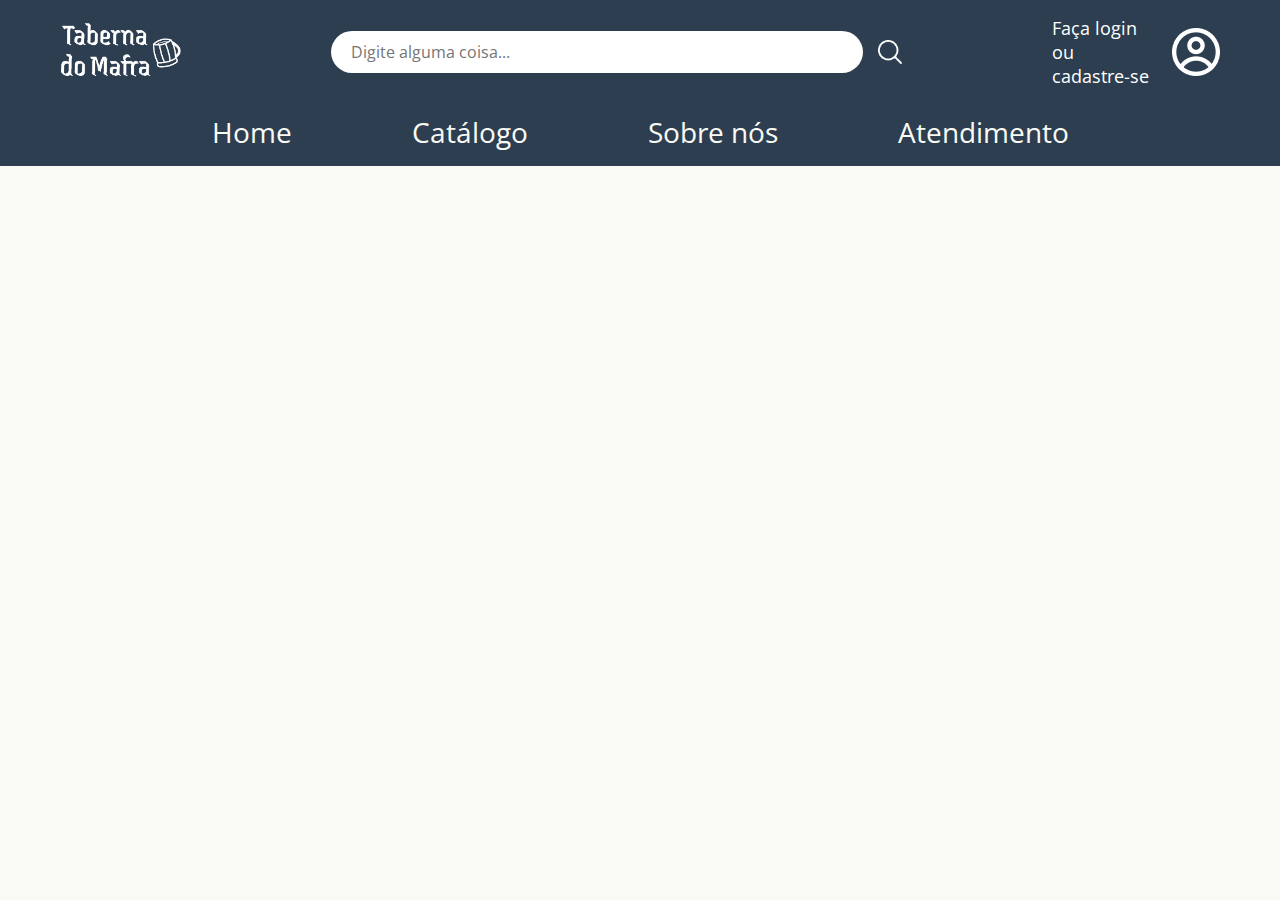
<file: index.html>
<!DOCTYPE html>
<html lang="pt-br">

<head>
    <meta charset="UTF-8">
    <meta name="viewport" content="width=device-width, initial-scale=1.0">
    <link href="https://fonts.googleapis.com/css2?family=Merriweather:wght@700&family=Open+Sans:wght@400;600&display=swap" rel="stylesheet">
    <link rel="stylesheet" href="style.css">
    <title>Taberna do Mafra</title>
</head>

<body>
    <header>
        <div class="containerTopo">
            <a href="index.html" class="logoLink">
                <img src="img\logo.png" alt="Taberna do Mafra - Voltar para o início"/>
            </a>

            <form class="barraBusca">
                <input type="search" placeholder="Digite alguma coisa..." aria-label="Buscar produtos" />

                <button type="submit">
                    <img src="./img/icons/lupa.png" alt="Buscar" />
                </button>
            </form>

            <a href="login.html" class="areaUsuario">
                <span class="textoLogin">
                    Faça login ou <br/> cadastre-se
                </span>

                <img src="./img/icons/perfil.png" alt="Minha conta"/>
            </a>
        </div>

        <nav>
            <ul>
                <li><a href="index.html">Home</a></li>
                <li><a href="categorias.html">Catálogo</a></li>
                <li><a href="sobre.html">Sobre nós</a></li>
                <li><a href="atendimento.html">Atendimento</a></li>
            </ul>
        </nav>
    </header>
</body>
</html>
</file>
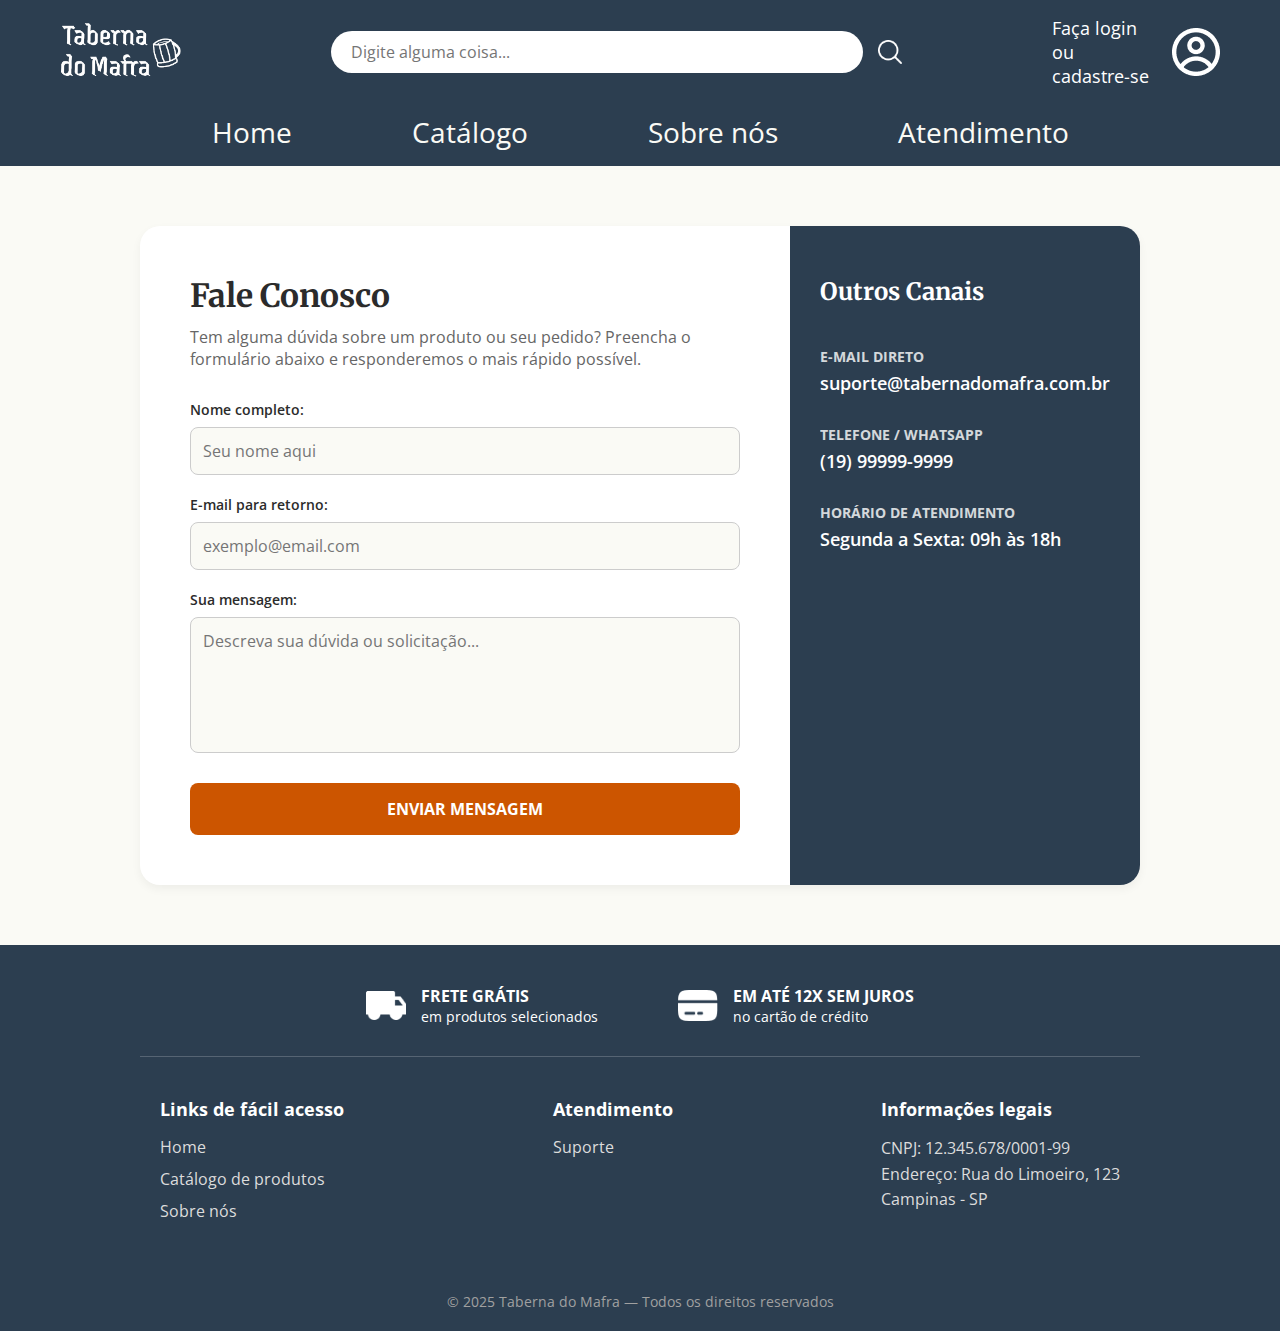
<file: atendimento.html>
<!DOCTYPE html>
<html lang="pt-br">

<head>
    <meta charset="UTF-8">
    <meta name="viewport" content="width=device-width, initial-scale=1.0">
    <link href="https://fonts.googleapis.com/css2?family=Merriweather:wght@700&family=Open+Sans:wght@400;600&display=swap" rel="stylesheet">
    <link rel="stylesheet" href="style.css">
    <title>Atendimento - Taberna do Mafra</title>
</head>

<body>
    <header>
        <div class="containerTopo">
            <a href="index.html" class="logoLink">
                <img src="img/logo.png" alt="Taberna do Mafra - Voltar para o início"/>
            </a>

            <form class="barraBusca">
                <input type="search" placeholder="Digite alguma coisa..." aria-label="Buscar produtos" />
                <button type="submit">
                    <img src="./img/icons/lupa.png" alt="Buscar" />
                </button>
            </form>

            <a href="login.html" class="areaUsuario">
                <span class="textoLogin">
                    Faça login ou <br/> cadastre-se
                </span>
                <img src="./img/icons/perfil.png" alt="Minha conta"/>
            </a>
        </div>

        <nav>
            <ul>
                <li><a href="index.html">Home</a></li>
                <li><a href="catalogo.html">Catálogo</a></li>
                <li><a href="sobre.html">Sobre nós</a></li>
                <li><a href="atendimento.html">Atendimento</a></li>
            </ul>
        </nav>
    </header>

    <main>
        <section class="containerAtendimento">
            
            <div class="areaFormulario">
                <h2>Fale Conosco</h2>
                <p>Tem alguma dúvida sobre um produto ou seu pedido? Preencha o formulário abaixo e responderemos o mais rápido possível.</p>

                <form class="formContato">
                    <div class="campoForm">
                        <label for="nome">Nome completo:</label>
                        <input type="text" id="nome" name="nome" placeholder="Seu nome aqui" required>
                    </div>

                    <div class="campoForm">
                        <label for="email">E-mail para retorno:</label>
                        <input type="email" id="email" name="email" placeholder="exemplo@email.com" required>
                    </div>

                    <div class="campoForm">
                        <label for="mensagem">Sua mensagem:</label>
                        <textarea id="mensagem" name="mensagem" rows="5" placeholder="Descreva sua dúvida ou solicitação..." required></textarea>
                    </div>

                    <button type="submit" class="botaoEnviar">ENVIAR MENSAGEM</button>
                </form>
            </div>

            <div class="areaInfoContato">
                <h3>Outros Canais</h3>
                
                <div class="itemContato">
                    <strong>E-mail direto</strong>
                    <p>suporte@tabernadomafra.com.br</p>
                </div>

                <div class="itemContato">
                    <strong>Telefone / WhatsApp</strong>
                    <p>(19) 99999-9999</p>
                </div>

                <div class="itemContato">
                    <strong>Horário de Atendimento</strong>
                    <p>Segunda a Sexta: 09h às 18h</p>
                </div>

            </div>

        </section>
    </main>

    <footer>
        <div class="beneficiosFooter">
            <div class="itemBeneficio">
                <img src="./img/icons/caminhao.png" alt="Ícone de caminhão" />
                <div class="textoBeneficio">
                    <strong>FRETE GRÁTIS</strong>
                    <span>em produtos selecionados</span>
                </div>
            </div>

            <div class="itemBeneficio">
                <img src="./img/icons/cartao.png" alt="Ícone de cartão" />
                <div class="textoBeneficio">
                    <strong>EM ATÉ 12x SEM JUROS</strong>
                    <span>no cartão de crédito</span>
                </div>
            </div>
        </div>

        <hr class="divisorFooter" />

        <div class="conteudoFooter">
            <div class="colunaFooter">
                <h3>Links de fácil acesso</h3>
                <ul>
                    <li><a href="index.html">Home</a></li>
                    <li><a href="catalogo.html">Catálogo de produtos</a></li>
                    <li><a href="sobre.html">Sobre nós</a></li>
                </ul>
            </div>

            <div class="colunaFooter">
                <h3>Atendimento</h3>
                <ul>
                    <li><a href="suporte.html">Suporte</a></li>
                </ul>
            </div>

            <div class="colunaFooter">
                <h3>Informações legais</h3>
                <address>
                    CNPJ: 12.345.678/0001-99 <br>
                    Endereço: Rua do Limoeiro, 123 <br>
                    Campinas - SP
                </address>
            </div>
        </div>

        <div class="copyright">
            <p>© 2025 Taberna do Mafra — Todos os direitos reservados</p>
        </div>
    </footer>
</body>
</html>
</file>
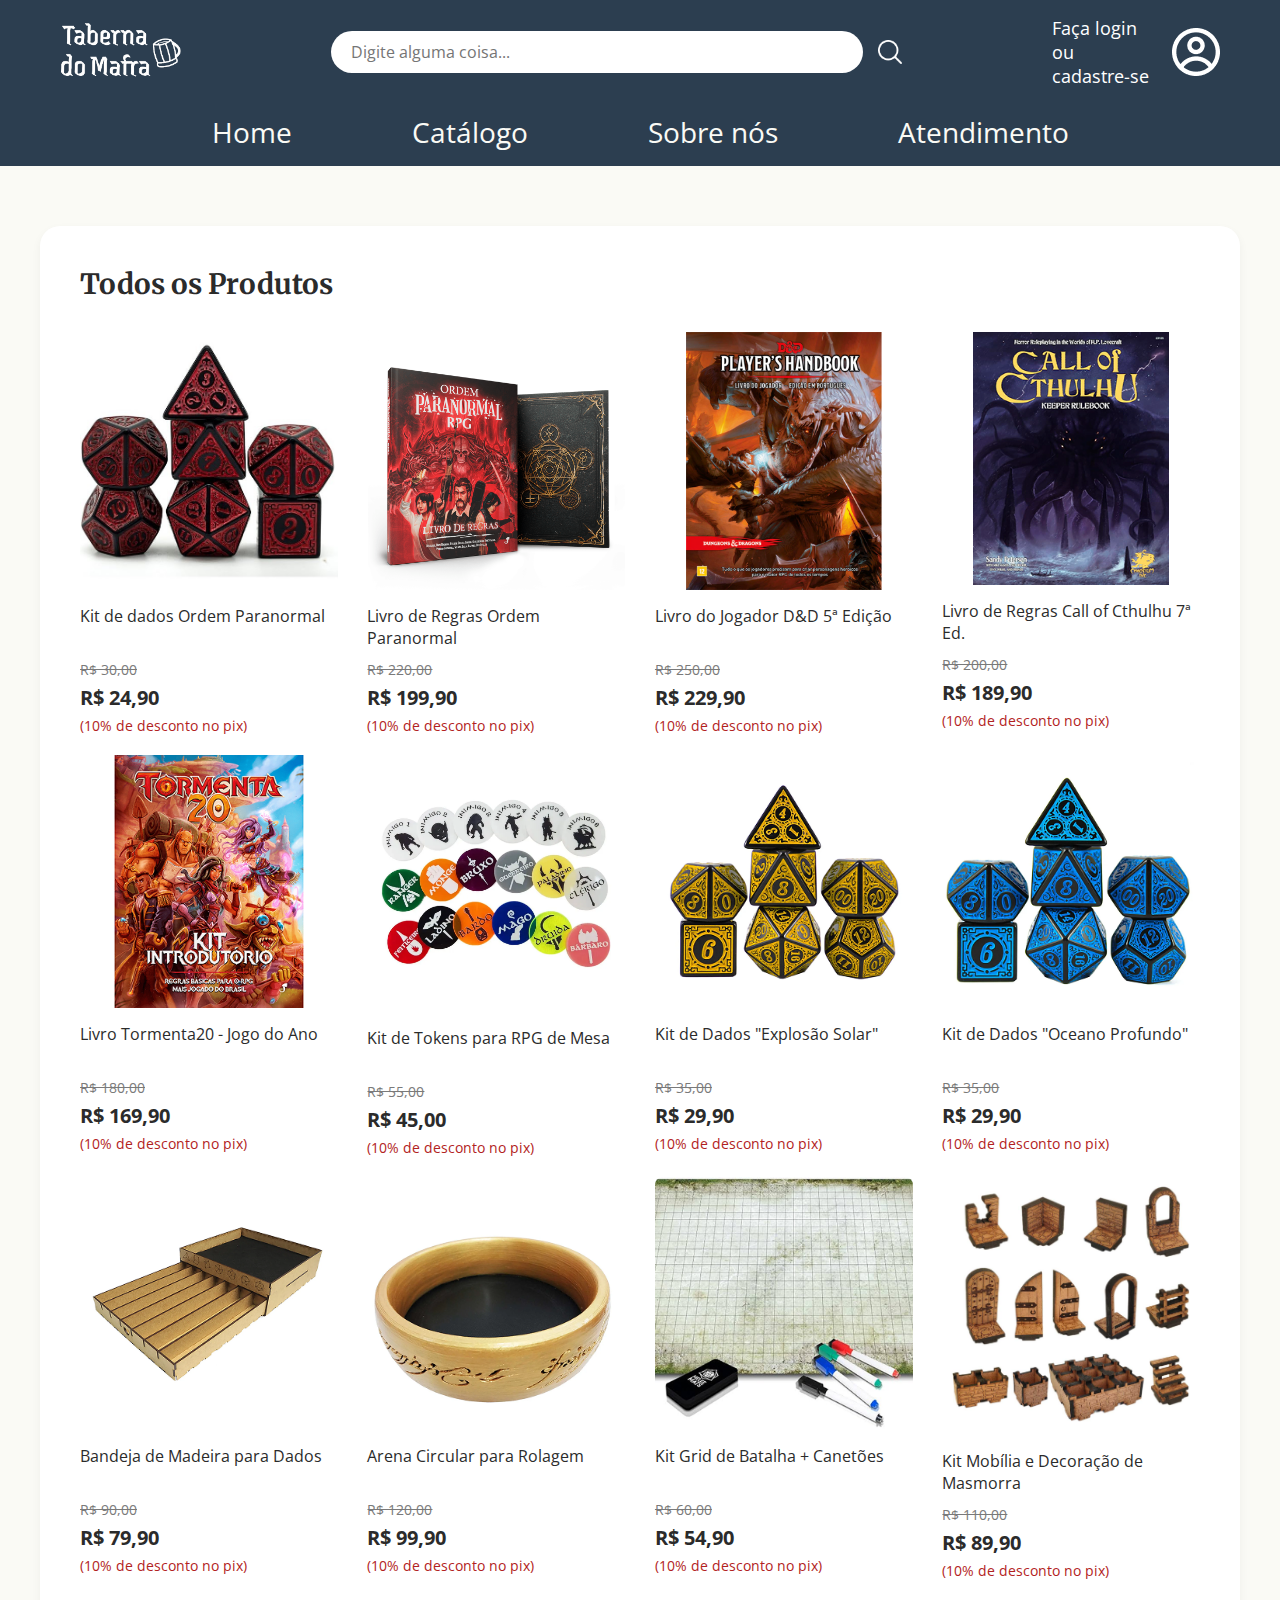
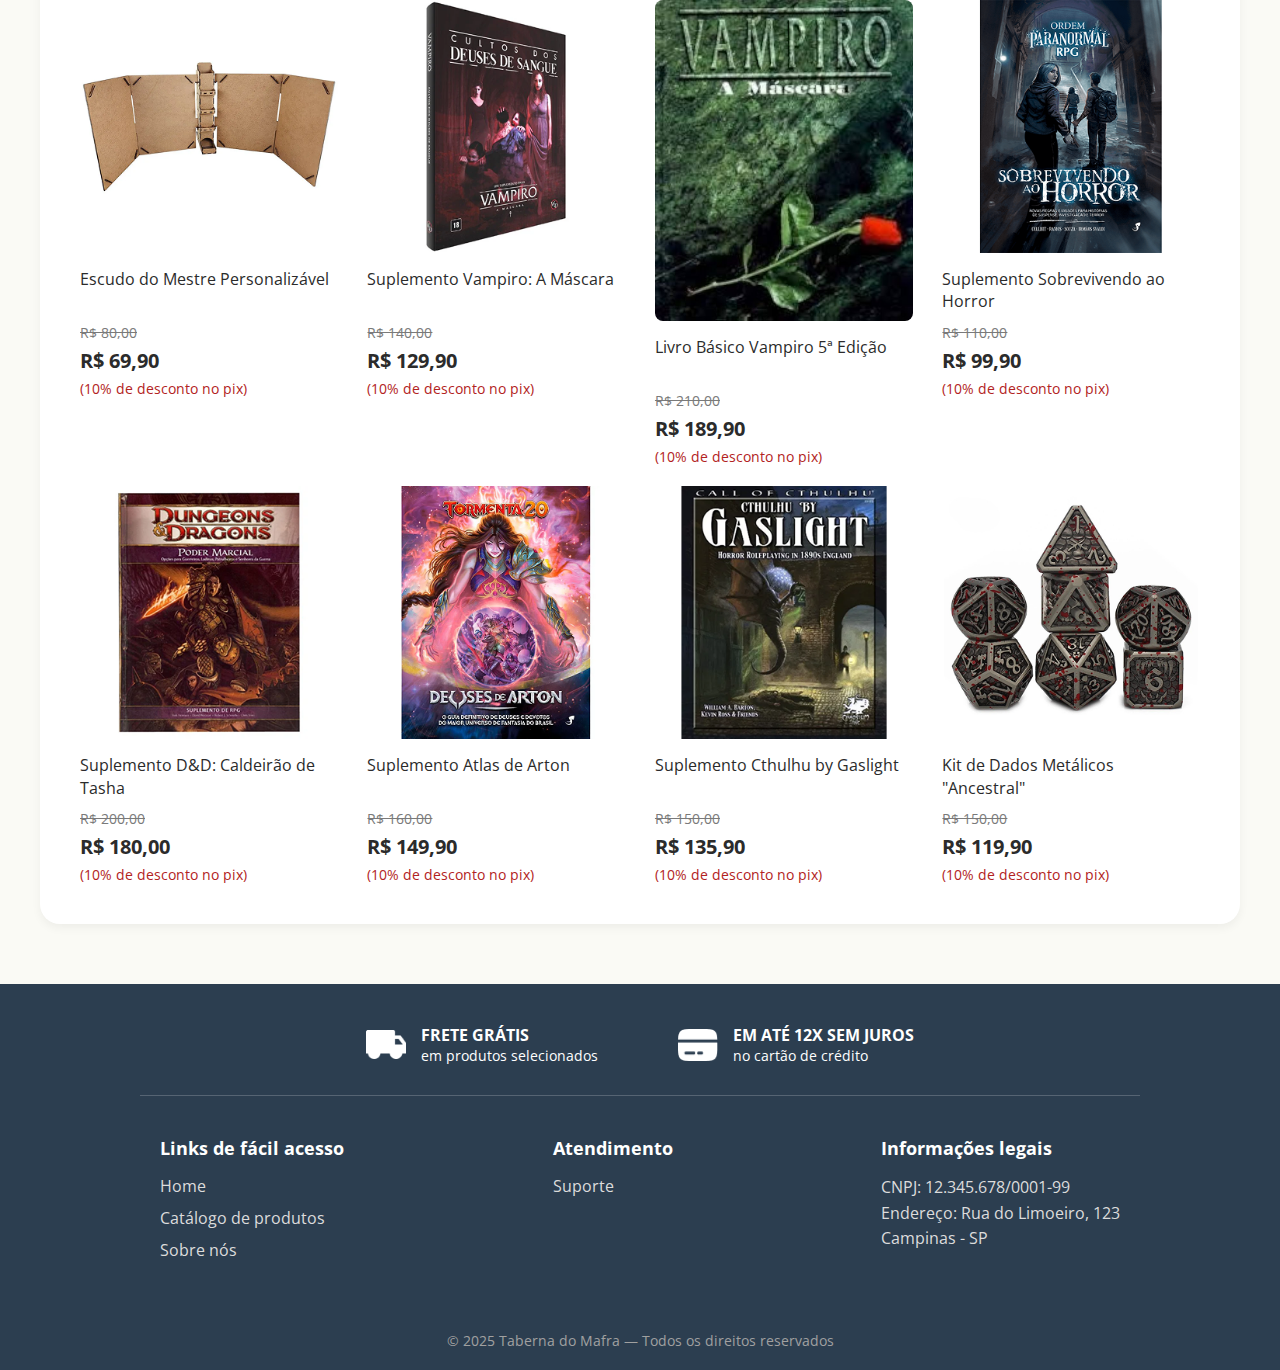
<file: catalogo.html>
<!DOCTYPE html>
<html lang="pt-br">

<head>
    <meta charset="UTF-8">
    <meta name="viewport" content="width=device-width, initial-scale=1.0">
    <link href="https://fonts.googleapis.com/css2?family=Merriweather:wght@700&family=Open+Sans:wght@400;600&display=swap" rel="stylesheet">
    <link rel="stylesheet" href="style.css">
    <title>Catálogo - Taberna do Mafra</title>
</head>

<body>
    <header>
        <div class="containerTopo">
            <a href="index.html" class="logoLink">
                <img src="img/logo.png" alt="Taberna do Mafra - Voltar para o início"/>
            </a>

            <form class="barraBusca">
                <input type="search" placeholder="Digite alguma coisa..." aria-label="Buscar produtos" />
                <button type="submit">
                    <img src="./img/icons/lupa.png" alt="Buscar" />
                </button>
            </form>

            <a href="login.html" class="areaUsuario">
                <span class="textoLogin">
                    Faça login ou <br/> cadastre-se
                </span>
                <img src="./img/icons/perfil.png" alt="Minha conta"/>
            </a>
        </div>

        <nav>
            <ul>
                <li><a href="index.html">Home</a></li>
                <li><a href="catalogo.html">Catálogo</a></li>
                <li><a href="sobre.html">Sobre nós</a></li>
                <li><a href="atendimento.html">Atendimento</a></li>
            </ul>
        </nav>
    </header>

    <main>
        <section class="vitrineProdutos">
            <h2>Todos os Produtos</h2>
            
            <div class="gradeProdutos">
                
                <a href="detalhes.html" class="cardProduto">
                    <img src="./img/produtos/1 - Dados Ordem.jpg" alt="Kit de dados vermelhos e pretos" />
                    <h3>Kit de dados Ordem Paranormal</h3>
                    <span class="precoAntigo">R$ 30,00</span>
                    <span class="precoAtual">R$ 24,90</span>
                    <span class="avisoPix">(10% de desconto no pix)</span>
                </a>

                <a href="detalhes.html" class="cardProduto">
                    <img src="./img/produtos/2 - Livro de Regras Ordem.png" alt="Livro de Regras Ordem Paranormal RPG" />
                    <h3>Livro de Regras Ordem Paranormal</h3>
                    <span class="precoAntigo">R$ 220,00</span>
                    <span class="precoAtual">R$ 199,90</span>
                    <span class="avisoPix">(10% de desconto no pix)</span>
                </a>

                <a href="detalhes.html" class="cardProduto">
                    <img src="./img/produtos/3 - Livro de Regras D&D.png" alt="Livro do Jogador Dungeons & Dragons" />
                    <h3>Livro do Jogador D&D 5ª Edição</h3>
                    <span class="precoAntigo">R$ 250,00</span>
                    <span class="precoAtual">R$ 229,90</span>
                    <span class="avisoPix">(10% de desconto no pix)</span>
                </a>

                <a href="detalhes.html" class="cardProduto">
                    <img src="./img/produtos/4 - Call of Cthulhu Livro.jpg" alt="Livro de regras Call of Cthulhu" />
                    <h3>Livro de Regras Call of Cthulhu 7ª Ed.</h3>
                    <span class="precoAntigo">R$ 200,00</span>
                    <span class="precoAtual">R$ 189,90</span>
                    <span class="avisoPix">(10% de desconto no pix)</span>
                </a>

                <a href="detalhes.html" class="cardProduto">
                    <img src="./img/produtos/5 - Livro de regras Tormenta 20.png" alt="Livro Tormenta 20 Jogo do Ano" />
                    <h3>Livro Tormenta20 - Jogo do Ano</h3>
                    <span class="precoAntigo">R$ 180,00</span>
                    <span class="precoAtual">R$ 169,90</span>
                    <span class="avisoPix">(10% de desconto no pix)</span>
                </a>

                <a href="detalhes.html" class="cardProduto">
                    <img src="./img/produtos/6 - Tokens de RPG.webp" alt="Conjunto de tokens para RPG" />
                    <h3>Kit de Tokens para RPG de Mesa</h3>
                    <span class="precoAntigo">R$ 55,00</span>
                    <span class="precoAtual">R$ 45,00</span>
                    <span class="avisoPix">(10% de desconto no pix)</span>
                </a>

                <a href="detalhes.html" class="cardProduto">
                    <img src="./img/produtos/7 - Dados.png" alt="Kit de dados amarelos com preto" />
                    <h3>Kit de Dados "Explosão Solar"</h3>
                    <span class="precoAntigo">R$ 35,00</span>
                    <span class="precoAtual">R$ 29,90</span>
                    <span class="avisoPix">(10% de desconto no pix)</span>
                </a>

                <a href="detalhes.html" class="cardProduto">
                    <img src="./img/produtos/8 - Dados.png" alt="Kit de dados azuis translúcidos" />
                    <h3>Kit de Dados "Oceano Profundo"</h3>
                    <span class="precoAntigo">R$ 35,00</span>
                    <span class="precoAtual">R$ 29,90</span>
                    <span class="avisoPix">(10% de desconto no pix)</span>
                </a>

                <a href="detalhes.html" class="cardProduto">
                    <img src="./img/produtos/9 - Bandeja de dados.png" alt="Bandeja de madeira para dados" />
                    <h3>Bandeja de Madeira para Dados</h3>
                    <span class="precoAntigo">R$ 90,00</span>
                    <span class="precoAtual">R$ 79,90</span>
                    <span class="avisoPix">(10% de desconto no pix)</span>
                </a>

                <a href="detalhes.html" class="cardProduto">
                    <img src="./img/produtos/10 - Rolador de dados.png" alt="Rolador de dados circular" />
                    <h3>Arena Circular para Rolagem</h3>
                    <span class="precoAntigo">R$ 120,00</span>
                    <span class="precoAtual">R$ 99,90</span>
                    <span class="avisoPix">(10% de desconto no pix)</span>
                </a>

                <a href="detalhes.html" class="cardProduto">
                    <img src="./img/produtos/11 - Kit de grid de batalha e canetões.jpg" alt="Grid de batalha apagável" />
                    <h3>Kit Grid de Batalha + Canetões</h3>
                    <span class="precoAntigo">R$ 60,00</span>
                    <span class="precoAtual">R$ 54,90</span>
                    <span class="avisoPix">(10% de desconto no pix)</span>
                </a>

                <a href="detalhes.html" class="cardProduto">
                    <img src="./img/produtos/12 - Decorações d emapa.jpg" alt="Móveis em miniatura para grid" />
                    <h3>Kit Mobília e Decoração de Masmorra</h3>
                    <span class="precoAntigo">R$ 110,00</span>
                    <span class="precoAtual">R$ 89,90</span>
                    <span class="avisoPix">(10% de desconto no pix)</span>
                </a>

                <a href="detalhes.html" class="cardProduto">
                    <img src="./img/produtos/13 - Escudo do mestre.png" alt="Escudo do Mestre em madeira" />
                    <h3>Escudo do Mestre Personalizável</h3>
                    <span class="precoAntigo">R$ 80,00</span>
                    <span class="precoAtual">R$ 69,90</span>
                    <span class="avisoPix">(10% de desconto no pix)</span>
                </a>

                <a href="detalhes.html" class="cardProduto">
                    <img src="./img/produtos/14 - vampiro a mascara suplemento.png" alt="Suplemento Vampiro a Máscara" />
                    <h3>Suplemento Vampiro: A Máscara</h3>
                    <span class="precoAntigo">R$ 140,00</span>
                    <span class="precoAtual">R$ 129,90</span>
                    <span class="avisoPix">(10% de desconto no pix)</span>
                </a>

                <a href="detalhes.html" class="cardProduto">
                    <img src="./img/produtos/15 - Livro de regras vampiro.jpg" alt="Livro básico Vampiro a Máscara" />
                    <h3>Livro Básico Vampiro 5ª Edição</h3>
                    <span class="precoAntigo">R$ 210,00</span>
                    <span class="precoAtual">R$ 189,90</span>
                    <span class="avisoPix">(10% de desconto no pix)</span>
                </a>

                <a href="detalhes.html" class="cardProduto">
                    <img src="./img/produtos/16 - Suplemento op.png" alt="Suplemento Sobrevivendo ao Horror" />
                    <h3>Suplemento Sobrevivendo ao Horror</h3>
                    <span class="precoAntigo">R$ 110,00</span>
                    <span class="precoAtual">R$ 99,90</span>
                    <span class="avisoPix">(10% de desconto no pix)</span>
                </a>

                <a href="detalhes.html" class="cardProduto">
                    <img src="./img/produtos/17 - suplemento d&d.png" alt="Suplemento Dungeons and Dragons" />
                    <h3>Suplemento D&D: Caldeirão de Tasha</h3>
                    <span class="precoAntigo">R$ 200,00</span>
                    <span class="precoAtual">R$ 180,00</span>
                    <span class="avisoPix">(10% de desconto no pix)</span>
                </a>

                <a href="detalhes.html" class="cardProduto">
                    <img src="./img/produtos/18 - Suplemento tormenta 20.png" alt="Suplemento Tormenta 20 Atlas" />
                    <h3>Suplemento Atlas de Arton</h3>
                    <span class="precoAntigo">R$ 160,00</span>
                    <span class="precoAtual">R$ 149,90</span>
                    <span class="avisoPix">(10% de desconto no pix)</span>
                </a>

                <a href="detalhes.html" class="cardProduto">
                    <img src="./img/produtos/19 - Suplemento Call of Cthulhu.png" alt="Suplemento Cthulhu by Gaslight" />
                    <h3>Suplemento Cthulhu by Gaslight</h3>
                    <span class="precoAntigo">R$ 150,00</span>
                    <span class="precoAtual">R$ 135,90</span>
                    <span class="avisoPix">(10% de desconto no pix)</span>
                </a>

                <a href="detalhes.html" class="cardProduto">
                    <img src="./img/produtos/20 - Dados.jpg" alt="Kit de dados de metal" />
                    <h3>Kit de Dados Metálicos "Ancestral"</h3>
                    <span class="precoAntigo">R$ 150,00</span>
                    <span class="precoAtual">R$ 119,90</span>
                    <span class="avisoPix">(10% de desconto no pix)</span>
                </a>

            </div>
        </section>
    </main>

    <footer>
        <div class="beneficiosFooter">
            <div class="itemBeneficio">
                <img src="./img/icons/caminhao.png" alt="Ícone de caminhão" />
                <div class="textoBeneficio">
                    <strong>FRETE GRÁTIS</strong>
                    <span>em produtos selecionados</span>
                </div>
            </div>

            <div class="itemBeneficio">
                <img src="./img/icons/cartao.png" alt="Ícone de cartão" />
                <div class="textoBeneficio">
                    <strong>EM ATÉ 12x SEM JUROS</strong>
                    <span>no cartão de crédito</span>
                </div>
            </div>
        </div>

        <hr class="divisorFooter" />

        <div class="conteudoFooter">
            <div class="colunaFooter">
                <h3>Links de fácil acesso</h3>
                <ul>
                    <li><a href="index.html">Home</a></li>
                    <li><a href="catalogo.html">Catálogo de produtos</a></li>
                    <li><a href="sobre.html">Sobre nós</a></li>
                </ul>
            </div>

            <div class="colunaFooter">
                <h3>Atendimento</h3>
                <ul>
                    <li><a href="suporte.html">Suporte</a></li>
                </ul>
            </div>

            <div class="colunaFooter">
                <h3>Informações legais</h3>
                <address>
                    CNPJ: 12.345.678/0001-99 <br>
                    Endereço: Rua do Limoeiro, 123 <br>
                    Campinas - SP
                </address>
            </div>
        </div>

        <div class="copyright">
            <p>© 2025 Taberna do Mafra — Todos os direitos reservados</p>
        </div>
    </footer>
</body>
</html>
</file>
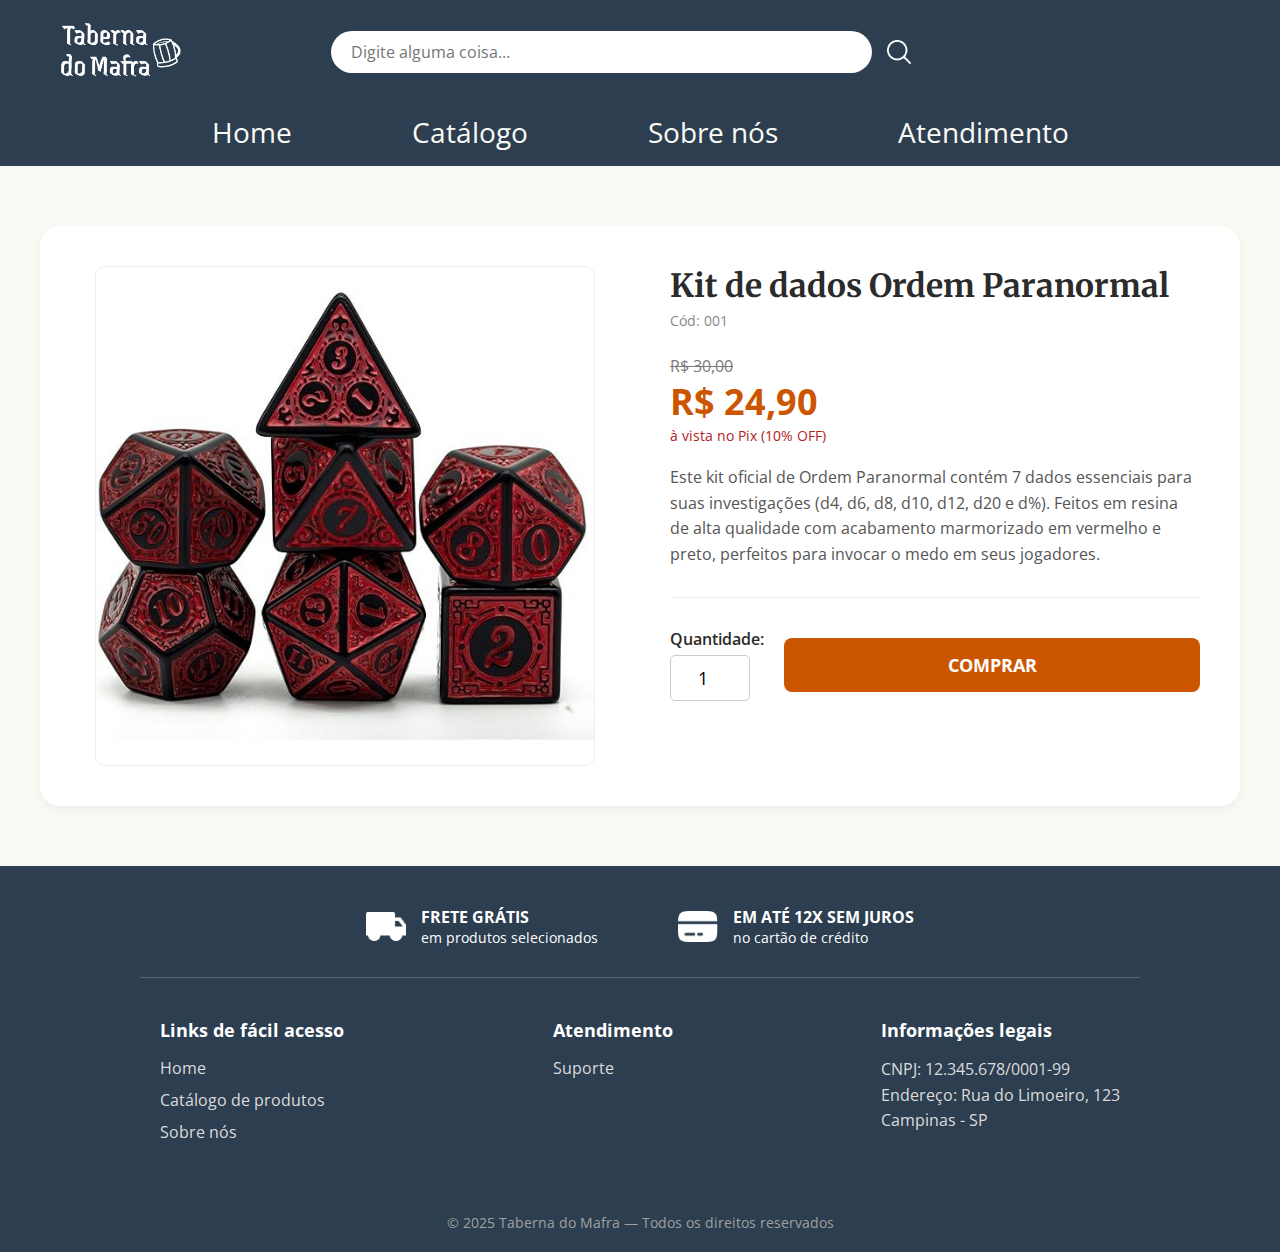
<file: detalhes.html>
<!-- 
Página de Detalhes do Produto. 

FUNÇÃO: Exibir informações sobre um item específico, incluindo descrição longa e opção de compra.

RELAÇÃO COM STYLE.CSS:
.containerDetalhe: Ele cria um box branco com sombra e usa 'display: flex' para dividir a tela.
.colunaImagem e .infoProduto: Ambas as divs possuem 'flex: 1', o que 
garante que ocupem exatamente o mesmo espaço  dentro do container.
.formCompra: Alinha o input de quantidade e o botão de comprar na horizontal.

ESTRUTURA:
Cabeçalho
    Logo
    Busca
    Login
    Nav
Main
    Container Detalhe
        Coluna da Esquerda (Imagem)
        Coluna da Direita (Título, Preço, Descrição, Botão)
Rodapé
    Benefícios
    Links
-->

<!DOCTYPE html>
<html lang="pt-br">

<head>
    <meta charset="UTF-8">
    <meta name="viewport" content="width=device-width, initial-scale=1.0">
    <link href="https://fonts.googleapis.com/css2?family=Merriweather:wght@700&family=Open+Sans:wght@400;600&display=swap" rel="stylesheet">
    <link rel="stylesheet" href="style.css">
    <title>Detalhes do Produto - Taberna do Mafra</title>
</head>

<body>
    <header>
        <div class="containerTopo">
            <a href="index.html" class="logoLink">
                <img src="img/logo.png" alt="Taberna do Mafra - Voltar para o início"/>
            </a>

            <form class="barraBusca">
                <input type="search" placeholder="Digite alguma coisa..." aria-label="Buscar produtos" />
                <button type="submit">
                    <img src="./img/icons/lupa.png" alt="Buscar" />
                </button>
            </form>
        </div>

        <nav>
            <ul>
                <li><a href="index.html">Home</a></li>
                <li><a href="catalogo.html">Catálogo</a></li>
                <li><a href="sobre.html">Sobre nós</a></li>
                <li><a href="atendimento.html">Atendimento</a></li>
            </ul>
        </nav>
    </header>

    <main>
        <section class="containerDetalhe">
            
            <div class="colunaImagem">
                <img src="./img/produtos/1 - Dados Ordem.jpg" alt="Kit de dados vermelhos e pretos com a marca de Ordem Paranormal" />
            </div>

            <div class="infoProduto">
                <h2>Kit de dados Ordem Paranormal</h2>
                <p class="codigoProduto">Cód: 001</p>

                <div class="areaPreco">
                    <span class="precoAntigo">R$ 30,00</span>
                    <span class="precoAtual">R$ 24,90</span>
                    <span class="avisoPix">à vista no Pix (10% OFF)</span>
                </div>

                <p class="descricaoProduto">
                    Este kit oficial de Ordem Paranormal contém 7 dados essenciais para suas investigações (d4, d6, d8, d10, d12, d20 e d%). 
                    Feitos em resina de alta qualidade com acabamento marmorizado em vermelho e preto, perfeitos para invocar o medo em seus jogadores.
                </p>

                <hr class="divisorDetalhe">

                <form class="formCompra">
                    <div class="seletorQuantidade">
                        <label for="qtd">Quantidade:</label>
                        <input type="number" id="qtd" name="qtd" value="1" min="1" max="10" />
                    </div>

                    <button type="button" class="botaoComprar">
                        COMPRAR
                    </button>
                </form>
            </div>

        </section>
    </main>

    <footer>
        <div class="beneficiosFooter">
            <div class="itemBeneficio">
                <img src="./img/icons/caminhao.png" alt="Ícone de caminhão" />
                <div class="textoBeneficio">
                    <strong>FRETE GRÁTIS</strong>
                    <span>em produtos selecionados</span>
                </div>
            </div>

            <div class="itemBeneficio">
                <img src="./img/icons/cartao.png" alt="Ícone de cartão" />
                <div class="textoBeneficio">
                    <strong>EM ATÉ 12x SEM JUROS</strong>
                    <span>no cartão de crédito</span>
                </div>
            </div>
        </div>

        <hr class="divisorFooter" />

        <div class="conteudoFooter">
            <div class="colunaFooter">
                <h3>Links de fácil acesso</h3>
                <ul>
                    <li><a href="index.html">Home</a></li>
                    <li><a href="catalogo.html">Catálogo de produtos</a></li>
                    <li><a href="sobre.html">Sobre nós</a></li>
                </ul>
            </div>

            <div class="colunaFooter">
                <h3>Atendimento</h3>
                <ul>
                    <li><a href="atendimento.html">Suporte</a></li>
                </ul>
            </div>

            <div class="colunaFooter">
                <h3>Informações legais</h3>
                <address>
                    CNPJ: 12.345.678/0001-99 <br/>
                    Endereço: Rua do Limoeiro, 123 <br/>
                    Campinas - SP
                </address>
            </div>
        </div>

        <div class="copyright">
            <p>© 2025 Taberna do Mafra — Todos os direitos reservados</p>
        </div>
    </footer>
</body>
</html>
</file>
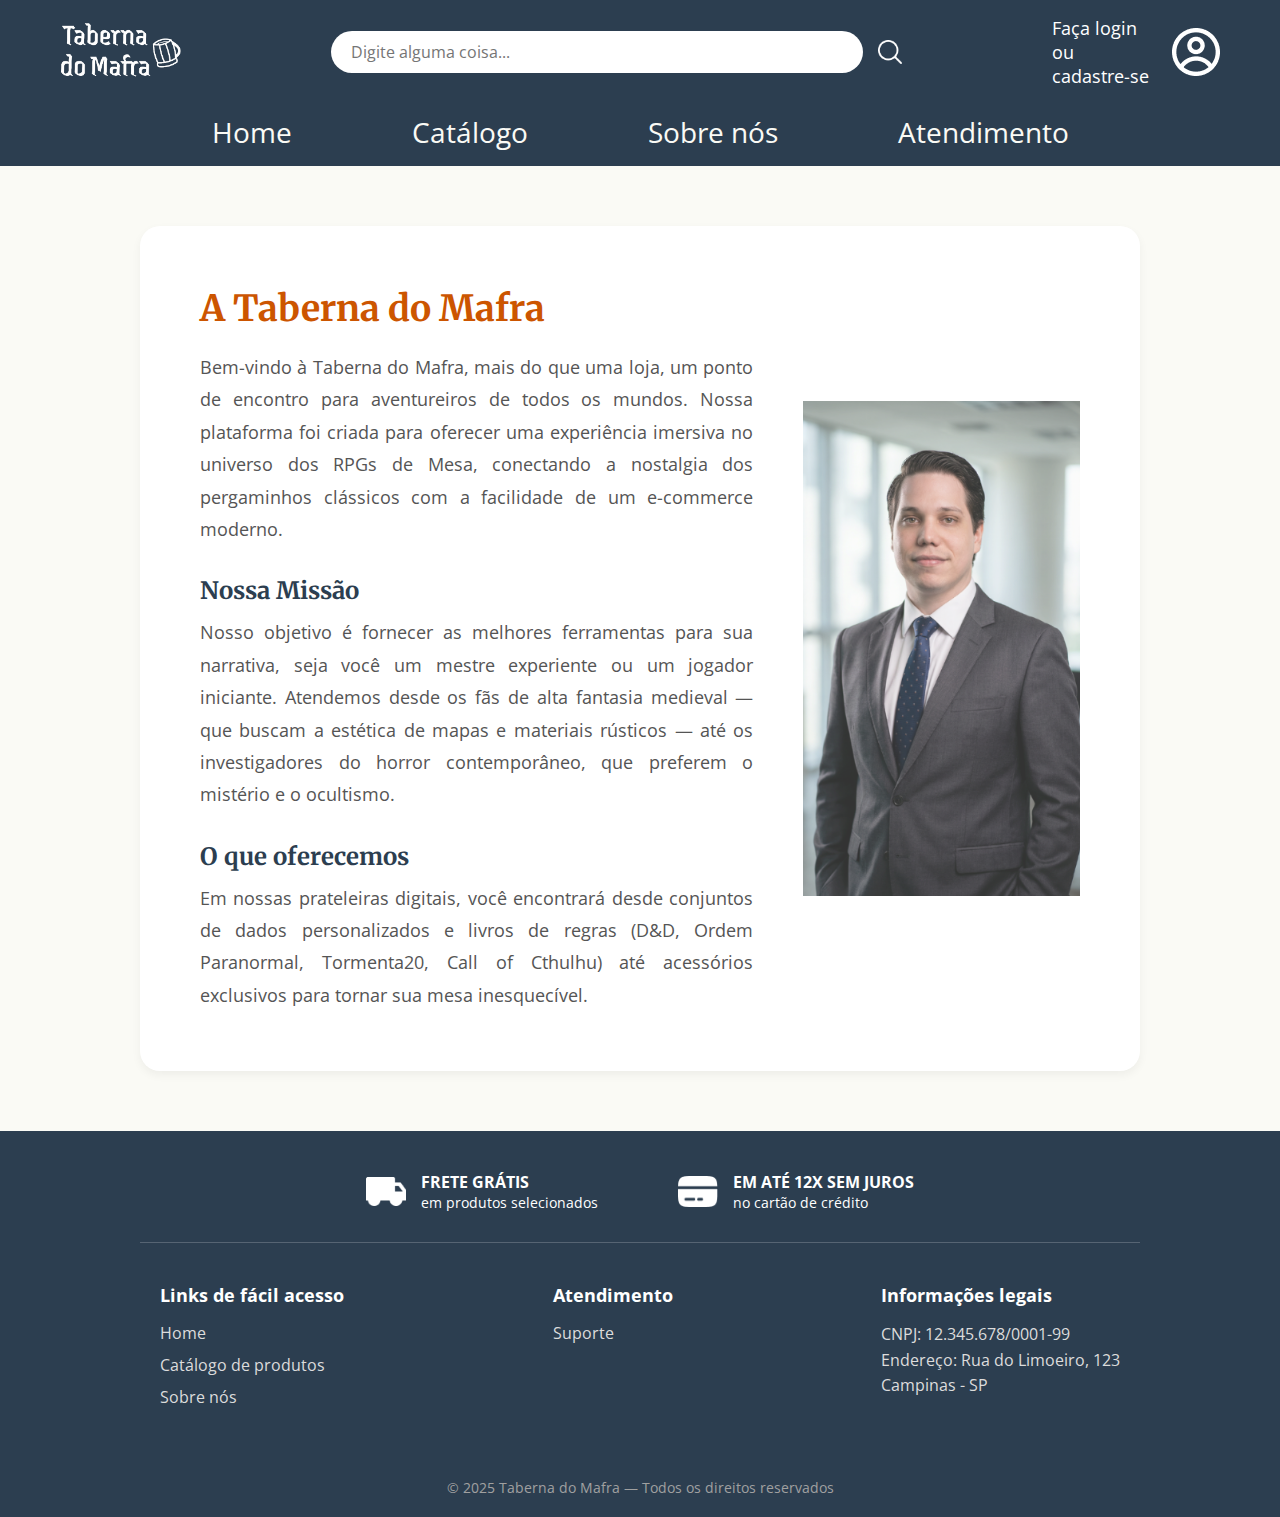
<file: sobre.html>
<!DOCTYPE html>
<html lang="pt-br">

<head>
    <meta charset="UTF-8">
    <meta name="viewport" content="width=device-width, initial-scale=1.0">
    <link href="https://fonts.googleapis.com/css2?family=Merriweather:wght@700&family=Open+Sans:wght@400;600&display=swap" rel="stylesheet">
    <link rel="stylesheet" href="style.css">
    <title>Sobre Nós - Taberna do Mafra</title>
</head>

<body>
    <header>
        <div class="containerTopo">
            <a href="index.html" class="logoLink">
                <img src="img/logo.png" alt="Taberna do Mafra - Voltar para o início"/>
            </a>

            <form class="barraBusca">
                <input type="search" placeholder="Digite alguma coisa..." aria-label="Buscar produtos" />
                <button type="submit">
                    <img src="./img/icons/lupa.png" alt="Buscar" />
                </button>
            </form>

            <a href="login.html" class="areaUsuario">
                <span class="textoLogin">
                    Faça login ou <br/> cadastre-se
                </span>
                <img src="./img/icons/perfil.png" alt="Minha conta"/>
            </a>
        </div>

        <nav>
            <ul>
                <li><a href="index.html">Home</a></li>
                <li><a href="catalogo.html">Catálogo</a></li>
                <li><a href="sobre.html">Sobre nós</a></li>
                <li><a href="atendimento.html">Atendimento</a></li>
            </ul>
        </nav>
    </header>

    <main>
        <section class="containerSobre">
            <div class="textoSobre">
                <h2>A Taberna do Mafra</h2>
                <p>
                    Bem-vindo à Taberna do Mafra, mais do que uma loja, um ponto de encontro para aventureiros de todos os mundos. 
                    Nossa plataforma foi criada para oferecer uma experiência imersiva no universo dos RPGs de Mesa, conectando 
                    a nostalgia dos pergaminhos clássicos com a facilidade de um e-commerce moderno.
                </p>

                <h3>Nossa Missão</h3>
                <p>
                    Nosso objetivo é fornecer as melhores ferramentas para sua narrativa, seja você um mestre experiente ou um 
                    jogador iniciante. Atendemos desde os fãs de alta fantasia medieval — que buscam a estética de mapas e 
                    materiais rústicos — até os investigadores do horror contemporâneo, que preferem o mistério e o ocultismo.
                </p>

                <h3>O que oferecemos</h3>
                <p>
                    Em nossas prateleiras digitais, você encontrará desde conjuntos de dados personalizados e livros de regras 
                    (D&D, Ordem Paranormal, Tormenta20, Call of Cthulhu) até acessórios exclusivos para tornar sua mesa inesquecível.
                </p>
            </div>

            <div class="imagemSobre">
                <img src="img/ceo.png" alt="Logo da Taberna do Mafra" />
            </div>
        </section>
    </main>

    <footer>
        <div class="beneficiosFooter">
            <div class="itemBeneficio">
                <img src="./img/icons/caminhao.png" alt="Ícone de caminhão" />
                <div class="textoBeneficio">
                    <strong>FRETE GRÁTIS</strong>
                    <span>em produtos selecionados</span>
                </div>
            </div>

            <div class="itemBeneficio">
                <img src="./img/icons/cartao.png" alt="Ícone de cartão" />
                <div class="textoBeneficio">
                    <strong>EM ATÉ 12x SEM JUROS</strong>
                    <span>no cartão de crédito</span>
                </div>
            </div>
        </div>

        <hr class="divisorFooter" />

        <div class="conteudoFooter">
            <div class="colunaFooter">
                <h3>Links de fácil acesso</h3>
                <ul>
                    <li><a href="index.html">Home</a></li>
                    <li><a href="catalogo.html">Catálogo de produtos</a></li>
                    <li><a href="sobre.html">Sobre nós</a></li>
                </ul>
            </div>

            <div class="colunaFooter">
                <h3>Atendimento</h3>
                <ul>
                    <li><a href="suporte.html">Suporte</a></li>
                </ul>
            </div>

            <div class="colunaFooter">
                <h3>Informações legais</h3>
                <address>
                    CNPJ: 12.345.678/0001-99 <br>
                    Endereço: Rua do Limoeiro, 123 <br>
                    Campinas - SP
                </address>
            </div>
        </div>

        <div class="copyright">
            <p>© 2025 Taberna do Mafra — Todos os direitos reservados</p>
        </div>
    </footer>
</body>
</html>
</file>
<file: style.css>
/* DEFININDO AS CORES E TIPOGRAFIA DO SITE */

/* Criei variáveis para as cores principais, a fim de facilitar
   reutilização, manutenibilidade e mudanças futuras */
:root {
    --cor-fundo: #FAFAF5;      /* Off-white */
    --cor-texto: #2B2B2B;      /* Preto suave */
    --cor-estrutura: #2C3E50;  /* Azul Navy (Header/Footer) */
    --cor-acao: #CC5500;       /* Laranja (Botões/Links) */
    --cor-feedback: #B22222;   /* Vermelho (Erros) */

    --fonte-titulo: 'Merriweather', serif;
    --fonte-corpo: 'Open Sans', sans-serif;
}

/* REDEFININDO A FORMATAÇÃO PADRÃO DO SITE */

/* O box-sizing é essencial para que o padding não aumente o tamanho
   total das caixas e acabe quebrando o layout do site. */
* {
    margin: 0;
    padding: 0;
    box-sizing: border-box;
    font-family: var(--fonte-corpo);
}

body {
    background-color: var(--cor-fundo);
    color: var(--cor-texto);
}

/* DEFININDO A FORMATAÇÃO DO HEADER */

/* O position: sticky faz o menu grudar o header no topo da tela 
   quando o usuário rola a página para baixo, facilitando a navegação. */
header {
    background-color: var(--cor-estrutura); /* Azul Navy */
    padding: 15px 0;
    color: var(--cor-fundo); 
    
    position: sticky;
    top: 0;  
    z-index: 1000;
}

.logoLink img {
    height: 68px;
    width: auto;
}

/* Container com a "linha de cima do header" (logo e barra de busca) */
.containerTopo {
    max-width: 1200px;
    margin: 0 auto;
    padding: 0 20px;

    display: flex;
/* Usando flex para colocar a logo e a busca lado a lado
   e centralizar tudo verticalmente (align-items). O display
   flex será bastante utilizado em todo o código*/
    justify-content: flex-start; 
    align-items: center;
    gap: 150px;
}

/* CONFIGURAÇÕES DA BARRA DE BUSCA */
.barraBusca {
    display: flex;
    align-items: center;
    gap: 15px;
    width: 50%;
    background-color: transparent;
    border: none;
    padding: 0;
}

/* Configuração do input */
.barraBusca input {
    background-color: white;
    border: none;
    border-radius: 50px;
    padding: 10px 20px;
    width: 100%;
    outline: none;
    font-size: 16px;
    color: var(--cor-texto);
}

/* Configurações do submit */
.barraBusca button {
    background-color: transparent;
    border: none;
    cursor: pointer;
    display: flex;
}

/* Ajuste o tamanho da lupa */
.barraBusca button img {
    width: 24px;
    height: auto;
}

/* ÁREA DO USUÁRIO (LINK) */
.areaUsuario {
    display: flex;
    align-items: center;
    gap: 10px;
    text-decoration: none;
    color: white;
    font-size: 18px;
}

/* Usando hover para dar feedback visual ao usuário.
   O hover foi bastante utilizado em diversas parte do código */
.areaUsuario:hover {
    color: var(--cor-acao);
}

/* --- NAVBAR (MENU DE BAIXO) --- */
nav {
    margin-top: 15px;
    padding-top: 10px;
}

nav ul {
    list-style: none;
    display: flex;
    justify-content: center;
    gap: 120px;
}

nav a {
    text-decoration: none;
    color: var(--cor-fundo);
    font-size: 28px;
    font-weight: 400;
}

nav a:hover {
    color: var(--cor-acao);
    transition: 0.3s;
}

/* --- BANNER DE ORDEM --- */
.bannerHome {
    max-width: 1200px;
    margin: 40px auto;
    padding: 0 20px 0 100px;
    
    background-image: url('./img/Banner Ordem.png');
    background-size: cover;
    background-position: center;
    background-repeat: no-repeat;
    background-color: var(--cor-feedback); /* Cor de fundo de segurança */
    
    height: 350px;
    border-radius: 20px;
    box-shadow: 0 4px 10px rgba(0, 0, 0, 0.2);
    
    display: flex;
    align-items: center;
    padding-left: 100px;
}

.conteudoTexto {
    display: flex;
    flex-direction: column;
    gap: 5px;
    max-width: 400px;
}

.conteudoTexto h2 {
    font-family: var(--fonte-titulo);
    color: #FFFFFF;
    font-size: 32px;
    font-weight: 400;
}

.conteudoTexto p {
    color: #FFFFFF;
    font-size: 18px;
}

.textoDesconto {
    font-family: var(--fonte-titulo);
    color: #FFD700;
    font-size: 64px;
    font-weight: 700;
    line-height: 1;
}

.vitrineProdutos {
    max-width: 1200px;
    margin: 60px auto;
    
    background-color: #FFFFFF;
    border-radius: 20px;
    padding: 40px;
    box-shadow: 0 4px 10px rgba(0, 0, 0, 0.05);
}

.vitrineProdutos h2 {
    font-family: var(--fonte-titulo);
    font-size: 28px;
    color: var(--cor-texto);
    margin-bottom: 30px;
}

.gradeProdutos {
    display: flex;
    justify-content: space-between;
    gap: 20px;
    flex-wrap: wrap;
}

.cardProduto {
    width: 23%;
    display: flex;
    flex-direction: column;
    gap: 5px;
}

.cardProduto img {
    width: 100%;
    height: auto;
    object-fit: contain;
    margin-bottom: 10px;
    border-radius: 8px;
}

.cardProduto h3 {
    font-size: 16px;
    font-weight: 400;
    color: var(--cor-texto);
    line-height: 1.4;
    min-height: 45px;
}

.precoAntigo {
    font-size: 14px;
    color: #7a7a7a;
    text-decoration: line-through;
    margin-top: 5px;
}

.precoAtual {
    font-size: 20px;
    font-weight: 700;
    color: var(--cor-texto);
}

.avisoPix {
    font-size: 14px;
    color: var(--cor-feedback);
}

/* --- FOOTER --- */
footer {
    background-color: var(--cor-estrutura); /* Azul Navy */
    color: #FFFFFF;
    padding-top: 40px;
    margin-top: 60px;
}

/* Parte 1: Benefícios */
.beneficiosFooter {
    max-width: 1200px;
    margin: 0 auto;
    padding: 0 20px;
    display: flex;
    justify-content: center;
    gap: 80px;
    margin-bottom: 30px;
}

.itemBeneficio {
    display: flex;
    align-items: center;
    gap: 15px;
}

.itemBeneficio img {
    width: 40px;
    height: auto;
}

.textoBeneficio {
    display: flex;
    flex-direction: column;
    font-size: 14px;
}

.textoBeneficio strong {
    font-weight: 700;
    font-size: 16px;
    text-transform: uppercase;
}

/* Linha divisória fina */
.divisorFooter {
    border: 0;
    border-top: 1px solid rgba(255, 255, 255, 0.2);
    max-width: 1000px;
    margin: 0 auto 40px auto;
}

.conteudoFooter {
    max-width: 1000px;
    margin: 0 auto;
    padding: 0 20px;
    display: flex;
    justify-content: space-between;
    flex-wrap: wrap;
    gap: 40px;
}

.colunaFooter h3 {
    font-size: 18px;
    margin-bottom: 15px;
    font-weight: 700;
}

.colunaFooter ul {
    list-style: none;
    padding: 0;
}

.colunaFooter ul li {
    margin-bottom: 10px;
}

.colunaFooter a {
    text-decoration: none;
    color: #dcdcdc;
    transition: 0.3s;
}

.colunaFooter a:hover {
    color: var(--cor-acao);
}

.colunaFooter address {
    font-style: normal;
    line-height: 1.6;
    color: #dcdcdc;
}

.copyright {
    text-align: center;
    padding: 20px;
    margin-top: 40px;
    font-size: 14px;
    color: #a0a0a0;
}

/* --- ÁREA DOS PRODUTOS --- */
.areaProdutos {
    flex-grow: 1;
}

.areaProdutos .gradeProdutos {
    justify-content: flex-start;
    gap: 20px;
}

a.cardProduto {
    text-decoration: none;
    color: inherit;
    cursor: pointer;
    display: flex;
}

a.cardProduto:hover {
    transform: scale(1.05);
    transition: 0.3s;
}

/* --- PÁGINA DE DETALHES DO PRODUTO --- */
.containerDetalhe {
    max-width: 1200px;
    margin: 60px auto;
    padding: 40px;
    background-color: #fff;
    border-radius: 20px;
    box-shadow: 0 4px 10px rgba(0, 0, 0, 0.05);

    display: flex;
    gap: 60px;
}

/* Coluna da Imagem */
.colunaImagem {
    flex: 1;
    display: flex;
    justify-content: center;
    align-items: flex-start;
}

.colunaImagem img {
    width: 100%;
    max-width: 500px;
    border-radius: 10px;
    border: 1px solid #eee;
}

/* Coluna das Informações */
.infoProduto {
    flex: 1;
    display: flex;
    flex-direction: column;
    gap: 20px;
}

.infoProduto h2 {
    font-family: var(--fonte-titulo);
    font-size: 32px;
    color: var(--cor-texto);
}

.codigoProduto {
    font-size: 14px;
    color: #888;
    margin-top: -15px;
}

.areaPreco {
    display: flex;
    flex-direction: column;
}

.areaPreco .precoAntigo {
    font-size: 16px;
}

.areaPreco .precoAtual {
    font-size: 36px;
    color: var(--cor-acao); /* Laranja */
}

.descricaoProduto {
    font-size: 16px;
    line-height: 1.6;
    color: #555;
}

.divisorDetalhe {
    border: 0;
    border-top: 1px solid #eee;
    margin: 10px 0;
}

/* Formulário de Compra */
.formCompra {
    display: flex;
    gap: 20px;
    align-items: center;
    margin-bottom: 20px;
}

.seletorQuantidade {
    display: flex;
    flex-direction: column;
    gap: 5px;
    font-weight: 600;
}

.seletorQuantidade input {
    padding: 10px;
    border: 1px solid #ccc;
    border-radius: 5px;
    width: 80px;
    font-size: 18px;
    text-align: center;
}

.botaoComprar {
    background-color: var(--cor-acao); /* Laranja */
    color: white;
    border: none;
    padding: 15px 30px;
    font-size: 18px;
    font-weight: 700;
    border-radius: 8px;
    cursor: pointer;
    flex-grow: 1;
    text-transform: uppercase;
    transition: 0.3s;
}

.botaoComprar:hover {
    background-color: #a34400;
    transform: scale(1.02);
}

/* --- PÁGINA SOBRE NÓS --- */
.containerSobre {
    max-width: 1000px;
    margin: 60px auto;
    padding: 60px;
    background-color: #fff;
    border-radius: 20px;
    box-shadow: 0 4px 10px rgba(0, 0, 0, 0.05);

    display: flex;
    align-items: center;
    gap: 50px;
}

.textoSobre {
    flex: 2;
}

.textoSobre h2 {
    font-family: var(--fonte-titulo);
    font-size: 36px;
    color: var(--cor-acao); /* Laranja */
    margin-bottom: 20px;
}

.textoSobre h3 {
    font-family: var(--fonte-titulo);
    font-size: 24px;
    color: var(--cor-estrutura); /* Azul Navy */
    margin-top: 30px;
    margin-bottom: 10px;
}

.textoSobre p {
    font-size: 18px;
    line-height: 1.8;
    color: #555;
    text-align: justify;
}

.imagemSobre {
    flex: 1;
    display: flex;
    justify-content: center;
}

.imagemSobre img {
    max-width: 100%;
    height: auto;
    opacity: 0.8;
}

/* --- PÁGINA DE ATENDIMENTO --- */
.containerAtendimento {
    max-width: 1000px;
    margin: 60px auto;
    padding: 0; 
    background-color: #fff;
    border-radius: 20px;
    box-shadow: 0 4px 10px rgba(0, 0, 0, 0.05);
    display: flex;
    overflow: hidden;
}

.areaFormulario {
    flex: 2;
    padding: 50px;
}

.areaFormulario h2 {
    font-family: var(--fonte-titulo);
    font-size: 32px;
    color: var(--cor-texto);
    margin-bottom: 10px;
}

.areaFormulario p {
    color: #666;
    margin-bottom: 30px;
}

.formContato {
    display: flex;
    flex-direction: column;
    gap: 20px;
}

.campoForm {
    display: flex;
    flex-direction: column;
    gap: 8px;
}

.campoForm label {
    font-weight: 600;
    font-size: 14px;
    color: var(--cor-texto);
}

.campoForm input,
.campoForm textarea {
    padding: 12px;
    border: 1px solid #ccc;
    border-radius: 8px;
    font-family: var(--fonte-corpo);
    font-size: 16px;
    background-color: #FAFAF5;
}

.campoForm textarea {
    resize: none;
}

.botaoEnviar {
    background-color: var(--cor-acao);
    color: white;
    border: none;
    padding: 15px;
    font-size: 16px;
    font-weight: 700;
    border-radius: 8px;
    cursor: pointer;
    text-transform: uppercase;
    transition: 0.3s;
    margin-top: 10px;
}

.botaoEnviar:hover {
    background-color: #a34400;
    transform: scale(1.02);
}

.areaInfoContato {
    flex: 1;
    background-color: var(--cor-estrutura);
    color: white;
    padding: 50px 30px;
    display: flex;
    flex-direction: column;
    gap: 30px;
}

.areaInfoContato h3 {
    font-family: var(--fonte-titulo);
    font-size: 24px;
    margin-bottom: 10px;
}

.itemContato strong {
    display: block;
    font-size: 14px;
    opacity: 0.8;
    margin-bottom: 5px;
    text-transform: uppercase;
}

.itemContato p {
    font-size: 18px;
    font-weight: 600;
}

.areaInfoContato hr {
    border: 0;
    border-top: 1px solid rgba(255,255,255,0.2);
}
</file>
